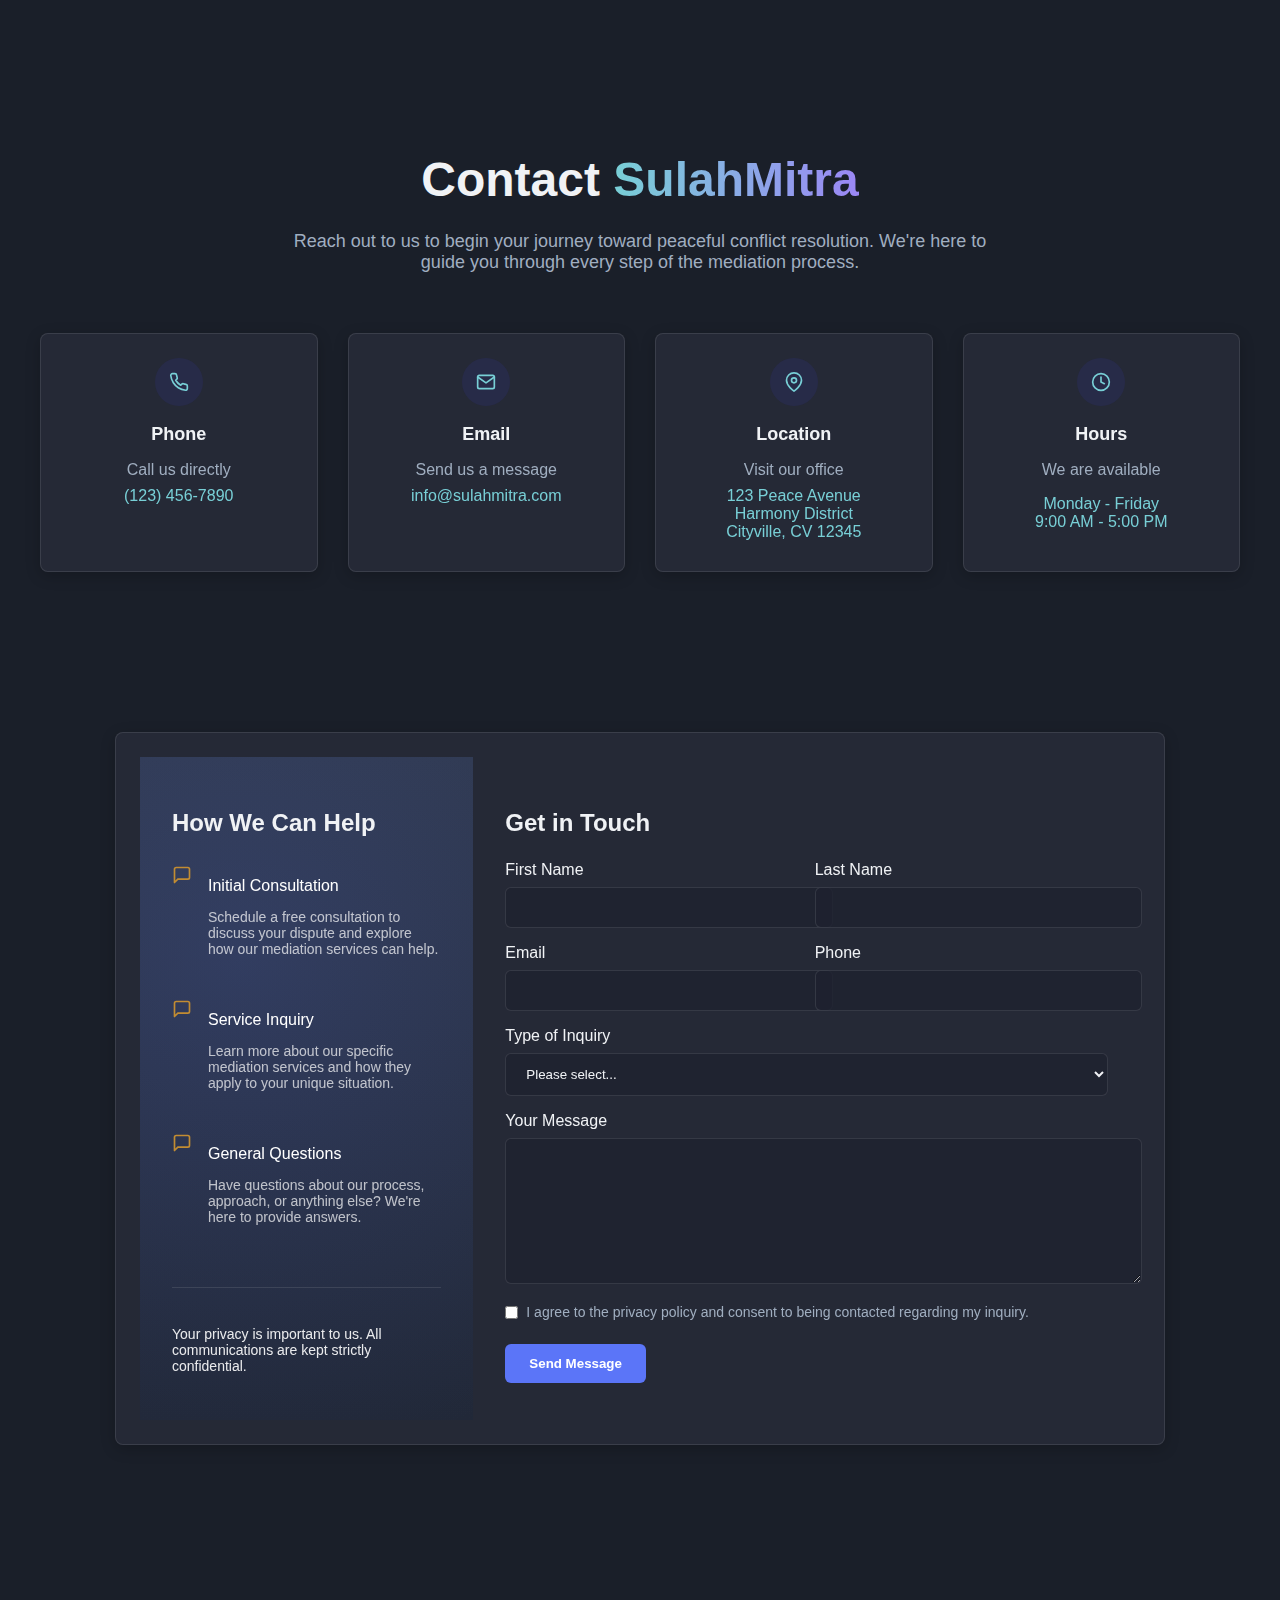
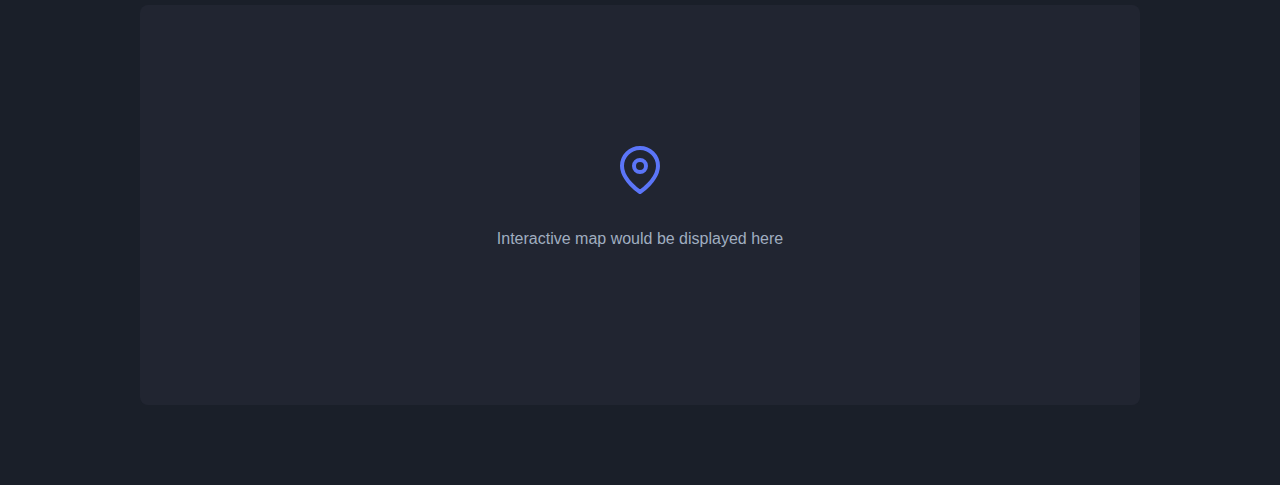
<file: wordpress-templates/contact.html>
<!DOCTYPE html>
<html lang="en">
<head>
  <meta charset="UTF-8">
  <meta name="viewport" content="width=device-width, initial-scale=1.0">
  <title>Contact Us - SulahMitra</title>
  <style>
    /* Base styles */
    body {
      background-color: #1a1f29;
      color: #f0f2f5;
      font-family: 'Inter', sans-serif;
      margin: 0;
      padding: 0;
    }
    
    .container {
      width: 100%;
      max-width: 1200px;
      margin: 0 auto;
      padding: 0 20px;
    }
    
    .section {
      padding: 80px 0;
    }
    
    .text-gradient {
      background: linear-gradient(to right, #78cfd6, #9b87f5);
      -webkit-background-clip: text;
      background-clip: text;
      color: transparent;
    }
    
    .glass-card {
      background-color: rgba(40, 44, 57, 0.8);
      backdrop-filter: blur(10px);
      border: 1px solid rgba(255, 255, 255, 0.1);
      border-radius: 8px;
      box-shadow: 0 4px 15px rgba(0, 0, 0, 0.2);
      padding: 24px;
      transition: transform 0.3s ease;
    }
    
    .glass-card:hover {
      transform: translateY(-5px);
    }
    
    .btn-primary {
      background-color: #5b75f8;
      color: white;
      padding: 12px 24px;
      border-radius: 6px;
      text-decoration: none;
      display: inline-block;
      font-weight: 600;
      transition: background-color 0.3s ease;
      border: none;
      cursor: pointer;
    }
    
    .btn-primary:hover {
      background-color: #4a61d8;
    }
    
    .text-center {
      text-align: center;
    }
    
    .grid {
      display: grid;
      gap: 30px;
    }
    
    .grid-4 {
      grid-template-columns: repeat(auto-fill, minmax(250px, 1fr));
    }
    
    .flex {
      display: flex;
    }
    
    .flex-col {
      flex-direction: column;
    }
    
    .items-center {
      align-items: center;
    }
    
    .gap-6 {
      gap: 24px;
    }
    
    .mb-2 {
      margin-bottom: 8px;
    }
    
    .mb-4 {
      margin-bottom: 16px;
    }
    
    .mb-6 {
      margin-bottom: 24px;
    }
    
    .mb-8 {
      margin-bottom: 32px;
    }
    
    .mt-8 {
      margin-top: 32px;
    }
    
    .accent-text {
      color: #78cfd6;
    }
    
    .muted-text {
      color: #a0aec0;
    }
    
    input, textarea, select {
      width: 100%;
      background-color: rgba(30, 34, 47, 0.8);
      border: 1px solid rgba(255, 255, 255, 0.1);
      color: #f0f2f5;
      padding: 12px 16px;
      border-radius: 6px;
      margin-bottom: 16px;
      font-family: 'Inter', sans-serif;
    }
    
    input:focus, textarea:focus, select:focus {
      outline: 2px solid #5b75f8;
      border-color: transparent;
    }
    
    textarea {
      min-height: 120px;
      resize: vertical;
    }
    
    label {
      display: block;
      margin-bottom: 8px;
      font-weight: 500;
    }
    
    @media (max-width: 768px) {
      .grid-4 {
        grid-template-columns: repeat(2, 1fr);
      }
      
      .contact-form-container {
        grid-template-columns: 1fr !important;
      }
    }
    
    @media (max-width: 480px) {
      .grid-4 {
        grid-template-columns: 1fr;
      }
    }
  </style>
</head>
<body>

<!-- Contact Hero Section -->
<section class="section" style="padding-top: 120px; padding-bottom: 60px;">
  <div class="container text-center">
    <h1 style="font-size: 48px; font-weight: 700; margin-bottom: 24px;">
      Contact <span class="text-gradient">SulahMitra</span>
    </h1>
    <p style="font-size: 18px; max-width: 700px; margin: 0 auto; color: #a0aec0;">
      Reach out to us to begin your journey toward peaceful conflict resolution. We're here to guide you through every step of the mediation process.
    </p>
  </div>
</section>

<!-- Contact Information -->
<section class="section" style="padding-top: 0;">
  <div class="container">
    <div class="grid grid-4">
      <!-- Phone -->
      <div class="glass-card text-center">
        <div style="width: 48px; height: 48px; border-radius: 50%; background-color: rgba(40, 44, 77, 0.8); display: flex; align-items: center; justify-content: center; margin: 0 auto 16px;">
          <svg xmlns="http://www.w3.org/2000/svg" width="20" height="20" viewBox="0 0 24 24" fill="none" stroke="#78cfd6" stroke-width="2" stroke-linecap="round" stroke-linejoin="round">
            <path d="M22 16.92v3a2 2 0 0 1-2.18 2 19.79 19.79 0 0 1-8.63-3.07 19.5 19.5 0 0 1-6-6 19.79 19.79 0 0 1-3.07-8.67A2 2 0 0 1 4.11 2h3a2 2 0 0 1 2 1.72 12.84 12.84 0 0 0 .7 2.81 2 2 0 0 1-.45 2.11L8.09 9.91a16 16 0 0 0 6 6l1.27-1.27a2 2 0 0 1 2.11-.45 12.84 12.84 0 0 0 2.81.7A2 2 0 0 1 22 16.92z"></path>
          </svg>
        </div>
        <h3 style="font-size: 18px; font-weight: 600; margin-bottom: 8px;">Phone</h3>
        <p class="muted-text mb-2">Call us directly</p>
        <a href="tel:+1234567890" style="color: #78cfd6; text-decoration: none;">(123) 456-7890</a>
      </div>
      
      <!-- Email -->
      <div class="glass-card text-center">
        <div style="width: 48px; height: 48px; border-radius: 50%; background-color: rgba(40, 44, 77, 0.8); display: flex; align-items: center; justify-content: center; margin: 0 auto 16px;">
          <svg xmlns="http://www.w3.org/2000/svg" width="20" height="20" viewBox="0 0 24 24" fill="none" stroke="#78cfd6" stroke-width="2" stroke-linecap="round" stroke-linejoin="round">
            <path d="M4 4h16c1.1 0 2 .9 2 2v12c0 1.1-.9 2-2 2H4c-1.1 0-2-.9-2-2V6c0-1.1.9-2 2-2z"></path>
            <polyline points="22,6 12,13 2,6"></polyline>
          </svg>
        </div>
        <h3 style="font-size: 18px; font-weight: 600; margin-bottom: 8px;">Email</h3>
        <p class="muted-text mb-2">Send us a message</p>
        <a href="mailto:info@sulahmitra.com" style="color: #78cfd6; text-decoration: none;">info@sulahmitra.com</a>
      </div>
      
      <!-- Location -->
      <div class="glass-card text-center">
        <div style="width: 48px; height: 48px; border-radius: 50%; background-color: rgba(40, 44, 77, 0.8); display: flex; align-items: center; justify-content: center; margin: 0 auto 16px;">
          <svg xmlns="http://www.w3.org/2000/svg" width="20" height="20" viewBox="0 0 24 24" fill="none" stroke="#78cfd6" stroke-width="2" stroke-linecap="round" stroke-linejoin="round">
            <path d="M21 10c0 7-9 13-9 13s-9-6-9-13a9 9 0 0 1 18 0z"></path>
            <circle cx="12" cy="10" r="3"></circle>
          </svg>
        </div>
        <h3 style="font-size: 18px; font-weight: 600; margin-bottom: 8px;">Location</h3>
        <p class="muted-text mb-2">Visit our office</p>
        <address style="font-style: normal; color: #78cfd6;">
          123 Peace Avenue<br>
          Harmony District<br>
          Cityville, CV 12345
        </address>
      </div>
      
      <!-- Hours -->
      <div class="glass-card text-center">
        <div style="width: 48px; height: 48px; border-radius: 50%; background-color: rgba(40, 44, 77, 0.8); display: flex; align-items: center; justify-content: center; margin: 0 auto 16px;">
          <svg xmlns="http://www.w3.org/2000/svg" width="20" height="20" viewBox="0 0 24 24" fill="none" stroke="#78cfd6" stroke-width="2" stroke-linecap="round" stroke-linejoin="round">
            <circle cx="12" cy="12" r="10"></circle>
            <polyline points="12 6 12 12 16 14"></polyline>
          </svg>
        </div>
        <h3 style="font-size: 18px; font-weight: 600; margin-bottom: 8px;">Hours</h3>
        <p class="muted-text mb-2">We are available</p>
        <p style="color: #78cfd6;">
          Monday - Friday<br>
          9:00 AM - 5:00 PM
        </p>
      </div>
    </div>
  </div>
</section>

<!-- Contact Form Section -->
<section class="section">
  <div class="container">
    <div class="glass-card" style="max-width: 1000px; margin: 0 auto; overflow: hidden;">
      <div style="display: grid; grid-template-columns: 1fr 2fr;" class="contact-form-container">
        <div style="background: linear-gradient(to bottom, #2e3749, #212838); padding: 32px; position: relative;">
          <div style="position: absolute; top: 0; left: 0; width: 100%; height: 100%; background: radial-gradient(circle at 30% 30%, rgba(91, 117, 248, 0.2), transparent); opacity: 0.8;"></div>
          
          <div style="position: relative; z-index: 1;">
            <h2 style="font-size: 24px; font-weight: 600; margin-bottom: 24px;">How We Can Help</h2>
            
            <div style="margin-bottom: 24px;">
              <div style="display: flex; gap: 16px; margin-bottom: 16px;">
                <div style="margin-top: 4px;">
                  <svg xmlns="http://www.w3.org/2000/svg" width="20" height="20" viewBox="0 0 24 24" fill="none" stroke="#c28c32" stroke-width="2" stroke-linecap="round" stroke-linejoin="round">
                    <path d="M21 15a2 2 0 0 1-2 2H7l-4 4V5a2 2 0 0 1 2-2h14a2 2 0 0 1 2 2z"></path>
                  </svg>
                </div>
                <div>
                  <h3 style="font-size: 16px; font-weight: 500; margin-bottom: 4px; color: #ffffff;">Initial Consultation</h3>
                  <p style="font-size: 14px; color: rgba(255, 255, 255, 0.7);">
                    Schedule a free consultation to discuss your dispute and explore how our mediation services can help.
                  </p>
                </div>
              </div>
            </div>
            
            <div style="margin-bottom: 24px;">
              <div style="display: flex; gap: 16px; margin-bottom: 16px;">
                <div style="margin-top: 4px;">
                  <svg xmlns="http://www.w3.org/2000/svg" width="20" height="20" viewBox="0 0 24 24" fill="none" stroke="#c28c32" stroke-width="2" stroke-linecap="round" stroke-linejoin="round">
                    <path d="M21 15a2 2 0 0 1-2 2H7l-4 4V5a2 2 0 0 1 2-2h14a2 2 0 0 1 2 2z"></path>
                  </svg>
                </div>
                <div>
                  <h3 style="font-size: 16px; font-weight: 500; margin-bottom: 4px; color: #ffffff;">Service Inquiry</h3>
                  <p style="font-size: 14px; color: rgba(255, 255, 255, 0.7);">
                    Learn more about our specific mediation services and how they apply to your unique situation.
                  </p>
                </div>
              </div>
            </div>
            
            <div style="margin-bottom: 24px;">
              <div style="display: flex; gap: 16px;">
                <div style="margin-top: 4px;">
                  <svg xmlns="http://www.w3.org/2000/svg" width="20" height="20" viewBox="0 0 24 24" fill="none" stroke="#c28c32" stroke-width="2" stroke-linecap="round" stroke-linejoin="round">
                    <path d="M21 15a2 2 0 0 1-2 2H7l-4 4V5a2 2 0 0 1 2-2h14a2 2 0 0 1 2 2z"></path>
                  </svg>
                </div>
                <div>
                  <h3 style="font-size: 16px; font-weight: 500; margin-bottom: 4px; color: #ffffff;">General Questions</h3>
                  <p style="font-size: 14px; color: rgba(255, 255, 255, 0.7);">
                    Have questions about our process, approach, or anything else? We're here to provide answers.
                  </p>
                </div>
              </div>
            </div>
            
            <div style="margin-top: 48px; padding-top: 24px; border-top: 1px solid rgba(255, 255, 255, 0.1);">
              <p style="font-size: 14px; color: rgba(255, 255, 255, 0.9);">
                Your privacy is important to us. All communications are kept strictly confidential.
              </p>
            </div>
          </div>
        </div>
        
        <div style="padding: 32px;">
          <h2 style="font-size: 24px; font-weight: 600; margin-bottom: 24px;">Get in Touch</h2>
          
          <form>
            <div style="display: grid; grid-template-columns: 1fr 1fr; gap: 16px;">
              <div>
                <label for="firstName">First Name</label>
                <input type="text" id="firstName" name="firstName" required>
              </div>
              <div>
                <label for="lastName">Last Name</label>
                <input type="text" id="lastName" name="lastName" required>
              </div>
            </div>
            
            <div style="display: grid; grid-template-columns: 1fr 1fr; gap: 16px;">
              <div>
                <label for="email">Email</label>
                <input type="email" id="email" name="email" required>
              </div>
              <div>
                <label for="phone">Phone</label>
                <input type="tel" id="phone" name="phone">
              </div>
            </div>
            
            <div>
              <label for="inquiryType">Type of Inquiry</label>
              <select id="inquiryType" name="inquiryType" required>
                <option value="">Please select...</option>
                <option value="consultation">Initial Consultation</option>
                <option value="serviceInquiry">Service Inquiry</option>
                <option value="generalQuestion">General Question</option>
                <option value="other">Other</option>
              </select>
            </div>
            
            <div>
              <label for="message">Your Message</label>
              <textarea id="message" name="message" required></textarea>
            </div>
            
            <div>
              <label for="privacyConsent" style="display: flex; align-items: center; gap: 8px; cursor: pointer;">
                <input type="checkbox" id="privacyConsent" name="privacyConsent" required style="width: auto; margin: 0;">
                <span style="font-size: 14px; color: #a0aec0;">I agree to the privacy policy and consent to being contacted regarding my inquiry.</span>
              </label>
            </div>
            
            <div style="margin-top: 24px;">
              <button type="submit" class="btn-primary">Send Message</button>
            </div>
          </form>
        </div>
      </div>
    </div>
  </div>
</section>

<!-- Map Section -->
<section class="section">
  <div class="container">
    <div style="max-width: 1000px; margin: 0 auto;">
      <div style="background-color: rgba(40, 44, 57, 0.5); border-radius: 8px; height: 400px; display: flex; align-items: center; justify-content: center; overflow: hidden;">
        <!-- This would be replaced with an actual map in a real implementation -->
        <div style="text-align: center;">
          <svg xmlns="http://www.w3.org/2000/svg" width="48" height="48" viewBox="0 0 24 24" fill="none" stroke="#5b75f8" stroke-width="2" stroke-linecap="round" stroke-linejoin="round" style="margin-bottom: 16px;">
            <path d="M21 10c0 7-9 13-9 13s-9-6-9-13a9 9 0 0 1 18 0z"></path>
            <circle cx="12" cy="10" r="3"></circle>
          </svg>
          <p class="muted-text">
            Interactive map would be displayed here
          </p>
        </div>
      </div>
    </div>
  </div>
</section>

</body>
</html>
</file>
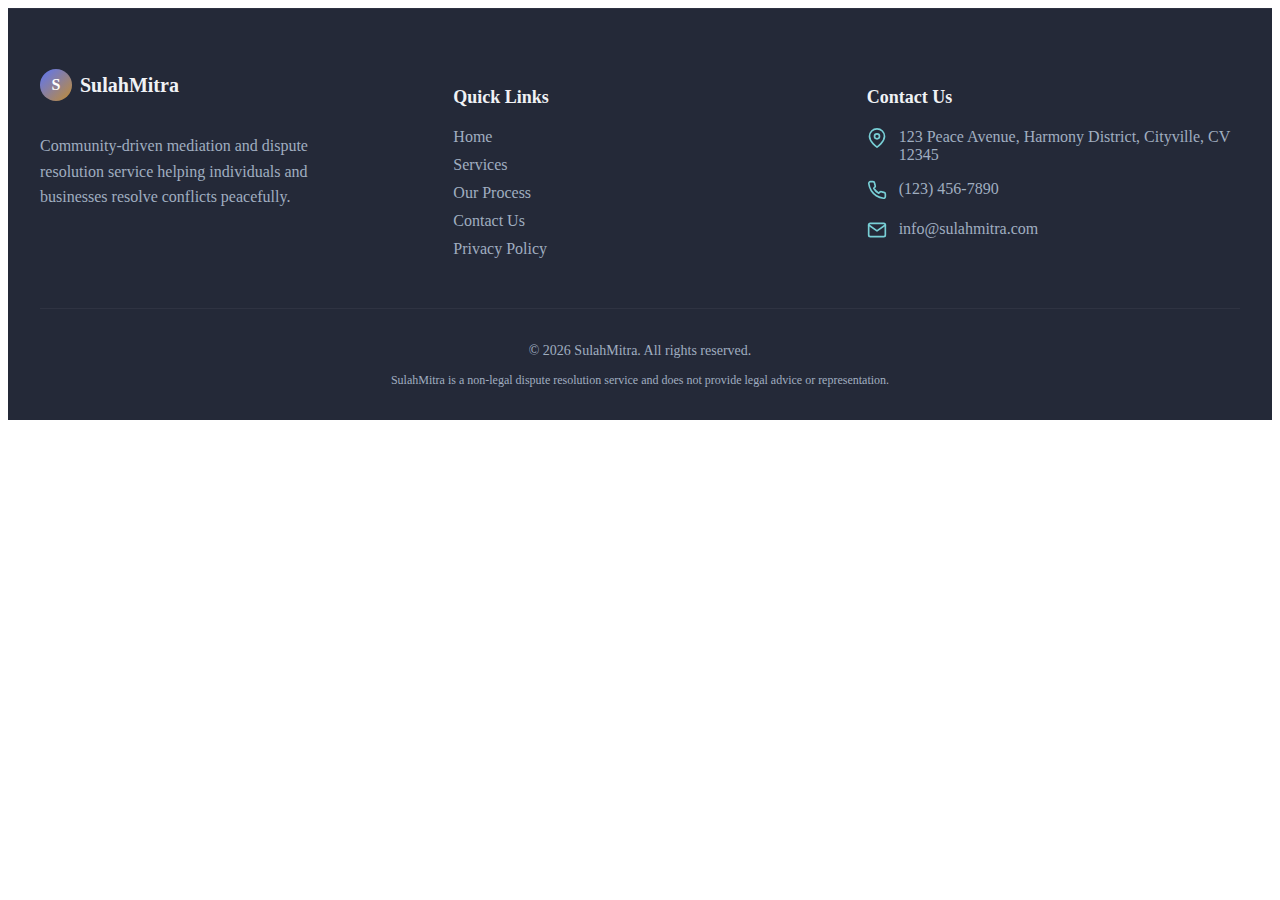
<file: wordpress-templates/footer.html>
<!DOCTYPE html>
<html lang="en">
<head>
  <meta charset="UTF-8">
  <meta name="viewport" content="width=device-width, initial-scale=1.0">
  <style>
    /* Footer Styles */
    .footer {
      background-color: #242938;
      border-top: 1px solid rgba(255, 255, 255, 0.05);
      color: #f0f2f5;
      padding: 60px 0 20px;
    }
    
    .container {
      width: 100%;
      max-width: 1200px;
      margin: 0 auto;
      padding: 0 20px;
    }
    
    .footer-content {
      display: grid;
      grid-template-columns: repeat(3, 1fr);
      gap: 40px;
      margin-bottom: 40px;
    }
    
    .footer-col {
      display: flex;
      flex-direction: column;
    }
    
    .footer-logo {
      display: flex;
      align-items: center;
      margin-bottom: 16px;
    }
    
    .footer-logo-icon {
      width: 32px;
      height: 32px;
      border-radius: 50%;
      background: linear-gradient(135deg, #5b75f8, #c28c32);
      display: flex;
      align-items: center;
      justify-content: center;
      color: white;
      font-weight: bold;
      margin-right: 8px;
    }
    
    .footer-logo-text {
      font-family: 'Playfair Display', serif;
      font-size: 20px;
      font-weight: 600;
      color: #f0f2f5;
    }
    
    .footer-about {
      color: #a0aec0;
      margin-bottom: 16px;
      max-width: 320px;
      line-height: 1.6;
    }
    
    .footer-heading {
      font-size: 18px;
      font-weight: 600;
      margin-bottom: 20px;
      color: #f0f2f5;
    }
    
    .footer-links {
      list-style: none;
      padding: 0;
      margin: 0;
    }
    
    .footer-link-item {
      margin-bottom: 10px;
    }
    
    .footer-link {
      color: #a0aec0;
      text-decoration: none;
      transition: color 0.3s ease;
    }
    
    .footer-link:hover {
      color: #78cfd6;
    }
    
    .footer-contact-item {
      display: flex;
      align-items: flex-start;
      margin-bottom: 16px;
    }
    
    .footer-contact-icon {
      margin-right: 12px;
      color: #78cfd6;
      min-width: 20px;
    }
    
    .footer-contact-text {
      color: #a0aec0;
    }
    
    .footer-contact-link {
      color: #a0aec0;
      text-decoration: none;
      transition: color 0.3s ease;
    }
    
    .footer-contact-link:hover {
      color: #78cfd6;
    }
    
    .footer-bottom {
      border-top: 1px solid rgba(255, 255, 255, 0.05);
      padding-top: 20px;
      text-align: center;
    }
    
    .footer-copyright {
      color: #a0aec0;
      font-size: 14px;
    }
    
    .footer-disclaimer {
      color: #a0aec0;
      font-size: 12px;
      margin-top: 8px;
    }
    
    @media (max-width: 768px) {
      .footer-content {
        grid-template-columns: 1fr;
        gap: 30px;
      }
    }
  </style>
</head>
<body>

<footer class="footer">
  <div class="container">
    <div class="footer-content">
      <div class="footer-col">
        <div class="footer-logo">
          <div class="footer-logo-icon">S</div>
          <span class="footer-logo-text">SulahMitra</span>
        </div>
        <p class="footer-about">
          Community-driven mediation and dispute resolution service helping individuals and businesses resolve conflicts peacefully.
        </p>
      </div>
      
      <div class="footer-col">
        <h3 class="footer-heading">Quick Links</h3>
        <ul class="footer-links">
          <li class="footer-link-item">
            <a href="/" class="footer-link">Home</a>
          </li>
          <li class="footer-link-item">
            <a href="/services" class="footer-link">Services</a>
          </li>
          <li class="footer-link-item">
            <a href="/process" class="footer-link">Our Process</a>
          </li>
          <li class="footer-link-item">
            <a href="/contact" class="footer-link">Contact Us</a>
          </li>
          <li class="footer-link-item">
            <a href="#" class="footer-link">Privacy Policy</a>
          </li>
        </ul>
      </div>
      
      <div class="footer-col">
        <h3 class="footer-heading">Contact Us</h3>
        <div class="footer-contact-item">
          <div class="footer-contact-icon">
            <svg xmlns="http://www.w3.org/2000/svg" width="20" height="20" viewBox="0 0 24 24" fill="none" stroke="currentColor" stroke-width="2" stroke-linecap="round" stroke-linejoin="round">
              <path d="M21 10c0 7-9 13-9 13s-9-6-9-13a9 9 0 0 1 18 0z"></path>
              <circle cx="12" cy="10" r="3"></circle>
            </svg>
          </div>
          <span class="footer-contact-text">
            123 Peace Avenue, Harmony District, Cityville, CV 12345
          </span>
        </div>
        <div class="footer-contact-item">
          <div class="footer-contact-icon">
            <svg xmlns="http://www.w3.org/2000/svg" width="20" height="20" viewBox="0 0 24 24" fill="none" stroke="currentColor" stroke-width="2" stroke-linecap="round" stroke-linejoin="round">
              <path d="M22 16.92v3a2 2 0 0 1-2.18 2 19.79 19.79 0 0 1-8.63-3.07 19.5 19.5 0 0 1-6-6 19.79 19.79 0 0 1-3.07-8.67A2 2 0 0 1 4.11 2h3a2 2 0 0 1 2 1.72 12.84 12.84 0 0 0 .7 2.81 2 2 0 0 1-.45 2.11L8.09 9.91a16 16 0 0 0 6 6l1.27-1.27a2 2 0 0 1 2.11-.45 12.84 12.84 0 0 0 2.81.7A2 2 0 0 1 22 16.92z"></path>
            </svg>
          </div>
          <a href="tel:+1234567890" class="footer-contact-link">
            (123) 456-7890
          </a>
        </div>
        <div class="footer-contact-item">
          <div class="footer-contact-icon">
            <svg xmlns="http://www.w3.org/2000/svg" width="20" height="20" viewBox="0 0 24 24" fill="none" stroke="currentColor" stroke-width="2" stroke-linecap="round" stroke-linejoin="round">
              <path d="M4 4h16c1.1 0 2 .9 2 2v12c0 1.1-.9 2-2 2H4c-1.1 0-2-.9-2-2V6c0-1.1.9-2 2-2z"></path>
              <polyline points="22,6 12,13 2,6"></polyline>
            </svg>
          </div>
          <a href="mailto:info@sulahmitra.com" class="footer-contact-link">
            info@sulahmitra.com
          </a>
        </div>
      </div>
    </div>
    
    <div class="footer-bottom">
      <p class="footer-copyright">© <script>document.write(new Date().getFullYear())</script> SulahMitra. All rights reserved.</p>
      <p class="footer-disclaimer">
        SulahMitra is a non-legal dispute resolution service and does not provide legal advice or representation.
      </p>
    </div>
  </div>
</footer>

</body>
</html>
</file>
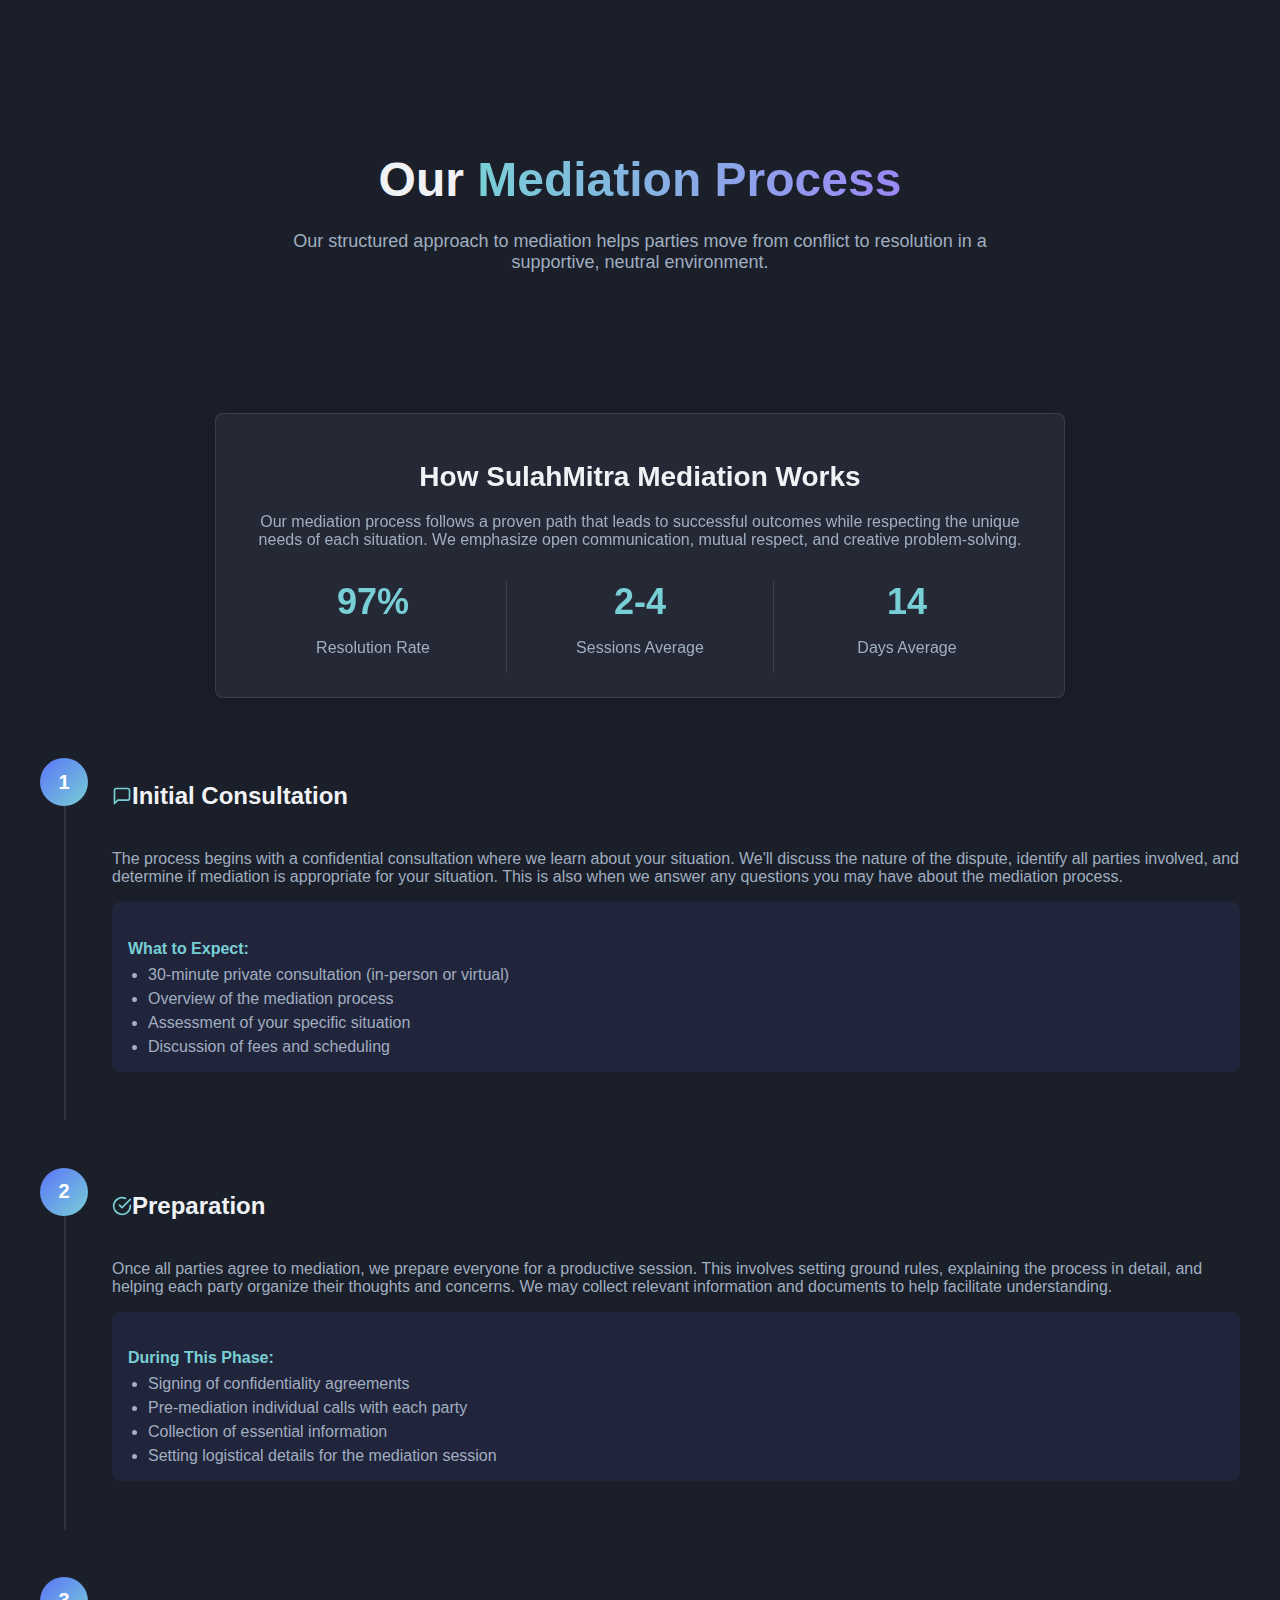
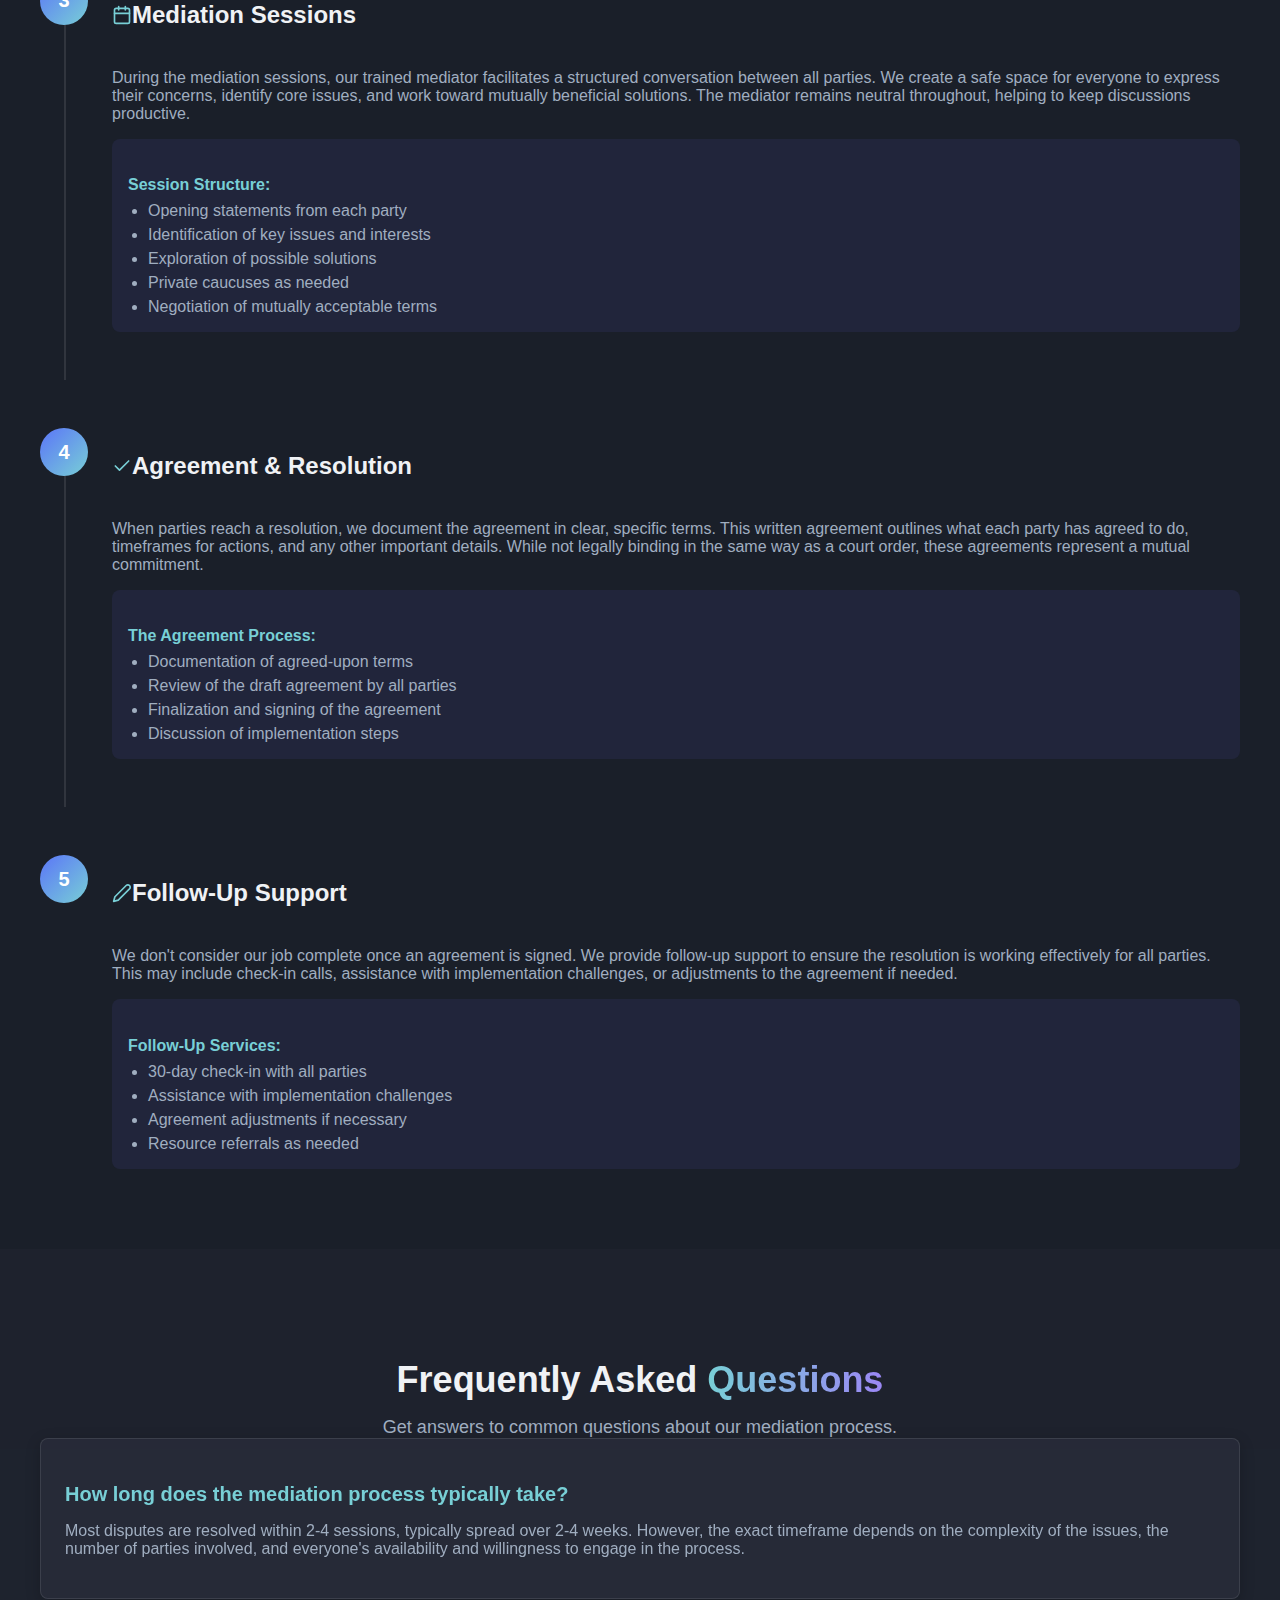
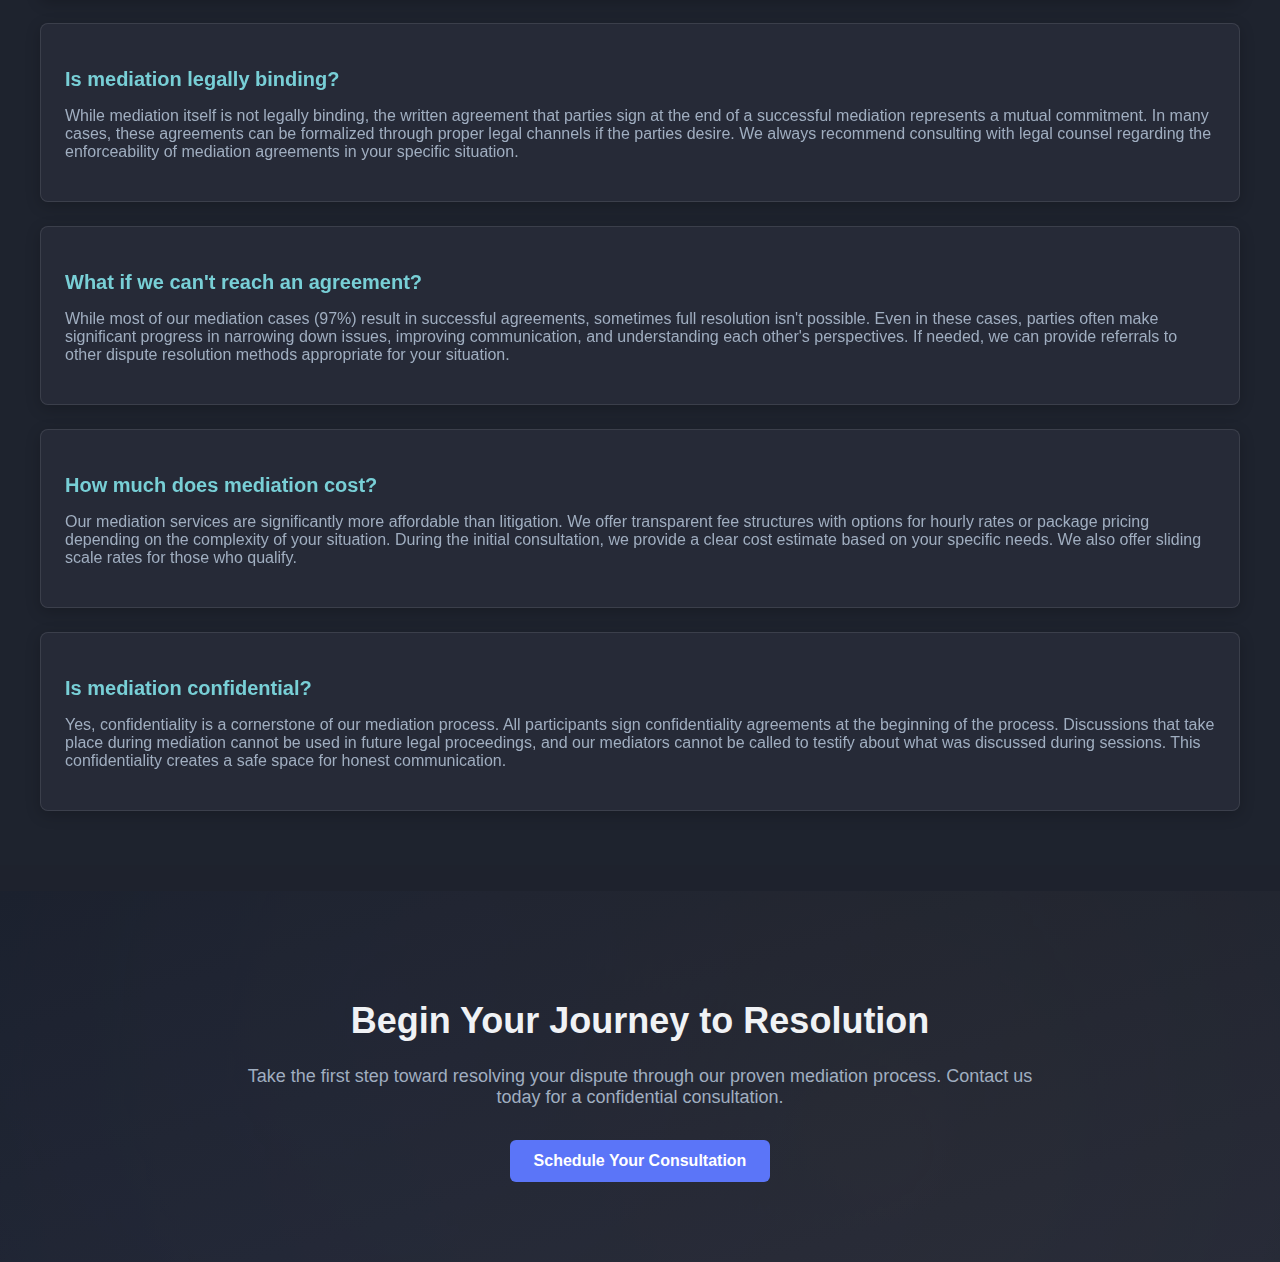
<file: wordpress-templates/process.html>
<!DOCTYPE html>
<html lang="en">
<head>
  <meta charset="UTF-8">
  <meta name="viewport" content="width=device-width, initial-scale=1.0">
  <title>Our Process - SulahMitra</title>
  <style>
    /* Base styles */
    body {
      background-color: #1a1f29;
      color: #f0f2f5;
      font-family: 'Inter', sans-serif;
      margin: 0;
      padding: 0;
    }
    
    .container {
      width: 100%;
      max-width: 1200px;
      margin: 0 auto;
      padding: 0 20px;
    }
    
    .section {
      padding: 80px 0;
    }
    
    .text-gradient {
      background: linear-gradient(to right, #78cfd6, #9b87f5);
      -webkit-background-clip: text;
      background-clip: text;
      color: transparent;
    }
    
    .glass-card {
      background-color: rgba(40, 44, 57, 0.8);
      backdrop-filter: blur(10px);
      border: 1px solid rgba(255, 255, 255, 0.1);
      border-radius: 8px;
      box-shadow: 0 4px 15px rgba(0, 0, 0, 0.2);
      padding: 24px;
      transition: transform 0.3s ease;
    }
    
    .btn-primary {
      background-color: #5b75f8;
      color: white;
      padding: 12px 24px;
      border-radius: 6px;
      text-decoration: none;
      display: inline-block;
      font-weight: 600;
      transition: background-color 0.3s ease;
    }
    
    .btn-primary:hover {
      background-color: #4a61d8;
    }
    
    .text-center {
      text-align: center;
    }
    
    .flex {
      display: flex;
    }
    
    .flex-col {
      flex-direction: column;
    }
    
    .items-center {
      align-items: center;
    }
    
    .gap-6 {
      gap: 24px;
    }
    
    .mb-2 {
      margin-bottom: 8px;
    }
    
    .mb-4 {
      margin-bottom: 16px;
    }
    
    .mb-6 {
      margin-bottom: 24px;
    }
    
    .mb-8 {
      margin-bottom: 32px;
    }
    
    .mt-8 {
      margin-top: 32px;
    }
    
    .accent-text {
      color: #78cfd6;
    }
    
    .muted-text {
      color: #a0aec0;
    }
    
    @media (max-width: 768px) {
      .process-step {
        flex-direction: column;
      }
      
      .process-line {
        display: none !important;
      }
    }
  </style>
</head>
<body>

<!-- Process Hero Section -->
<section class="section" style="padding-top: 120px; padding-bottom: 60px;">
  <div class="container text-center">
    <h1 style="font-size: 48px; font-weight: 700; margin-bottom: 24px;">
      Our <span class="text-gradient">Mediation Process</span>
    </h1>
    <p style="font-size: 18px; max-width: 700px; margin: 0 auto; color: #a0aec0;">
      Our structured approach to mediation helps parties move from conflict to resolution in a supportive, 
      neutral environment.
    </p>
  </div>
</section>

<!-- Process Overview -->
<section class="section">
  <div class="container">
    <div class="glass-card" style="margin-bottom: 60px; max-width: 800px; margin-left: auto; margin-right: auto;">
      <h2 style="font-size: 28px; font-weight: 600; margin-bottom: 20px; text-align: center;">How SulahMitra Mediation Works</h2>
      <p class="muted-text" style="text-align: center;">
        Our mediation process follows a proven path that leads to successful outcomes while respecting the 
        unique needs of each situation. We emphasize open communication, mutual respect, and creative problem-solving.
      </p>
      <div style="display: flex; justify-content: space-between; margin-top: 32px;">
        <div style="text-align: center; flex: 1;">
          <div style="font-size: 36px; font-weight: bold; color: #78cfd6;">97%</div>
          <p class="muted-text">Resolution Rate</p>
        </div>
        <div style="text-align: center; flex: 1; border-left: 1px solid rgba(255, 255, 255, 0.1); border-right: 1px solid rgba(255, 255, 255, 0.1);">
          <div style="font-size: 36px; font-weight: bold; color: #78cfd6;">2-4</div>
          <p class="muted-text">Sessions Average</p>
        </div>
        <div style="text-align: center; flex: 1;">
          <div style="font-size: 36px; font-weight: bold; color: #78cfd6;">14</div>
          <p class="muted-text">Days Average</p>
        </div>
      </div>
    </div>
    
    <!-- Step 1 -->
    <div class="flex gap-6 process-step" style="margin-bottom: 48px;">
      <div style="position: relative;">
        <div style="width: 48px; height: 48px; border-radius: 50%; background: linear-gradient(135deg, #5b75f8, #78cfd6); display: flex; align-items: center; justify-content: center; color: white; font-weight: 600; font-size: 20px;">
          1
        </div>
        <div class="process-line" style="position: absolute; top: 48px; bottom: 0; left: 24px; width: 2px; background-color: rgba(255, 255, 255, 0.1);"></div>
      </div>
      
      <div style="flex: 1; padding-bottom: 48px;">
        <div class="flex items-center gap-3 mb-2">
          <svg xmlns="http://www.w3.org/2000/svg" width="20" height="20" viewBox="0 0 24 24" fill="none" stroke="#78cfd6" stroke-width="2" stroke-linecap="round" stroke-linejoin="round">
            <path d="M21 15a2 2 0 0 1-2 2H7l-4 4V5a2 2 0 0 1 2-2h14a2 2 0 0 1 2 2z"></path>
          </svg>
          <h3 style="font-size: 24px; font-weight: 600;">Initial Consultation</h3>
        </div>
        <p class="muted-text">
          The process begins with a confidential consultation where we learn about your situation. We'll discuss the nature
          of the dispute, identify all parties involved, and determine if mediation is appropriate for your situation.
          This is also when we answer any questions you may have about the mediation process.
        </p>
        <div style="background-color: rgba(40, 44, 77, 0.5); border-radius: 8px; padding: 16px; margin-top: 16px;">
          <h4 style="font-size: 16px; font-weight: 600; margin-bottom: 8px; color: #78cfd6;">What to Expect:</h4>
          <ul style="color: #a0aec0; padding-left: 20px; margin: 0;">
            <li style="margin-bottom: 6px;">30-minute private consultation (in-person or virtual)</li>
            <li style="margin-bottom: 6px;">Overview of the mediation process</li>
            <li style="margin-bottom: 6px;">Assessment of your specific situation</li>
            <li>Discussion of fees and scheduling</li>
          </ul>
        </div>
      </div>
    </div>
    
    <!-- Step 2 -->
    <div class="flex gap-6 process-step" style="margin-bottom: 48px;">
      <div style="position: relative;">
        <div style="width: 48px; height: 48px; border-radius: 50%; background: linear-gradient(135deg, #5b75f8, #78cfd6); display: flex; align-items: center; justify-content: center; color: white; font-weight: 600; font-size: 20px;">
          2
        </div>
        <div class="process-line" style="position: absolute; top: 48px; bottom: 0; left: 24px; width: 2px; background-color: rgba(255, 255, 255, 0.1);"></div>
      </div>
      
      <div style="flex: 1; padding-bottom: 48px;">
        <div class="flex items-center gap-3 mb-2">
          <svg xmlns="http://www.w3.org/2000/svg" width="20" height="20" viewBox="0 0 24 24" fill="none" stroke="#78cfd6" stroke-width="2" stroke-linecap="round" stroke-linejoin="round">
            <path d="M22 11.08V12a10 10 0 1 1-5.93-9.14"></path>
            <polyline points="22 4 12 14.01 9 11.01"></polyline>
          </svg>
          <h3 style="font-size: 24px; font-weight: 600;">Preparation</h3>
        </div>
        <p class="muted-text">
          Once all parties agree to mediation, we prepare everyone for a productive session. This involves setting ground
          rules, explaining the process in detail, and helping each party organize their thoughts and concerns. We may
          collect relevant information and documents to help facilitate understanding.
        </p>
        <div style="background-color: rgba(40, 44, 77, 0.5); border-radius: 8px; padding: 16px; margin-top: 16px;">
          <h4 style="font-size: 16px; font-weight: 600; margin-bottom: 8px; color: #78cfd6;">During This Phase:</h4>
          <ul style="color: #a0aec0; padding-left: 20px; margin: 0;">
            <li style="margin-bottom: 6px;">Signing of confidentiality agreements</li>
            <li style="margin-bottom: 6px;">Pre-mediation individual calls with each party</li>
            <li style="margin-bottom: 6px;">Collection of essential information</li>
            <li>Setting logistical details for the mediation session</li>
          </ul>
        </div>
      </div>
    </div>
    
    <!-- Step 3 -->
    <div class="flex gap-6 process-step" style="margin-bottom: 48px;">
      <div style="position: relative;">
        <div style="width: 48px; height: 48px; border-radius: 50%; background: linear-gradient(135deg, #5b75f8, #78cfd6); display: flex; align-items: center; justify-content: center; color: white; font-weight: 600; font-size: 20px;">
          3
        </div>
        <div class="process-line" style="position: absolute; top: 48px; bottom: 0; left: 24px; width: 2px; background-color: rgba(255, 255, 255, 0.1);"></div>
      </div>
      
      <div style="flex: 1; padding-bottom: 48px;">
        <div class="flex items-center gap-3 mb-2">
          <svg xmlns="http://www.w3.org/2000/svg" width="20" height="20" viewBox="0 0 24 24" fill="none" stroke="#78cfd6" stroke-width="2" stroke-linecap="round" stroke-linejoin="round">
            <rect x="3" y="4" width="18" height="18" rx="2" ry="2"></rect>
            <line x1="16" y1="2" x2="16" y2="6"></line>
            <line x1="8" y1="2" x2="8" y2="6"></line>
            <line x1="3" y1="10" x2="21" y2="10"></line>
          </svg>
          <h3 style="font-size: 24px; font-weight: 600;">Mediation Sessions</h3>
        </div>
        <p class="muted-text">
          During the mediation sessions, our trained mediator facilitates a structured conversation between all parties.
          We create a safe space for everyone to express their concerns, identify core issues, and work toward mutually
          beneficial solutions. The mediator remains neutral throughout, helping to keep discussions productive.
        </p>
        <div style="background-color: rgba(40, 44, 77, 0.5); border-radius: 8px; padding: 16px; margin-top: 16px;">
          <h4 style="font-size: 16px; font-weight: 600; margin-bottom: 8px; color: #78cfd6;">Session Structure:</h4>
          <ul style="color: #a0aec0; padding-left: 20px; margin: 0;">
            <li style="margin-bottom: 6px;">Opening statements from each party</li>
            <li style="margin-bottom: 6px;">Identification of key issues and interests</li>
            <li style="margin-bottom: 6px;">Exploration of possible solutions</li>
            <li style="margin-bottom: 6px;">Private caucuses as needed</li>
            <li>Negotiation of mutually acceptable terms</li>
          </ul>
        </div>
      </div>
    </div>
    
    <!-- Step 4 -->
    <div class="flex gap-6 process-step" style="margin-bottom: 48px;">
      <div style="position: relative;">
        <div style="width: 48px; height: 48px; border-radius: 50%; background: linear-gradient(135deg, #5b75f8, #78cfd6); display: flex; align-items: center; justify-content: center; color: white; font-weight: 600; font-size: 20px;">
          4
        </div>
        <div class="process-line" style="position: absolute; top: 48px; bottom: 0; left: 24px; width: 2px; background-color: rgba(255, 255, 255, 0.1);"></div>
      </div>
      
      <div style="flex: 1; padding-bottom: 48px;">
        <div class="flex items-center gap-3 mb-2">
          <svg xmlns="http://www.w3.org/2000/svg" width="20" height="20" viewBox="0 0 24 24" fill="none" stroke="#78cfd6" stroke-width="2" stroke-linecap="round" stroke-linejoin="round">
            <polyline points="20 6 9 17 4 12"></polyline>
          </svg>
          <h3 style="font-size: 24px; font-weight: 600;">Agreement & Resolution</h3>
        </div>
        <p class="muted-text">
          When parties reach a resolution, we document the agreement in clear, specific terms. This written agreement
          outlines what each party has agreed to do, timeframes for actions, and any other important details. While not
          legally binding in the same way as a court order, these agreements represent a mutual commitment.
        </p>
        <div style="background-color: rgba(40, 44, 77, 0.5); border-radius: 8px; padding: 16px; margin-top: 16px;">
          <h4 style="font-size: 16px; font-weight: 600; margin-bottom: 8px; color: #78cfd6;">The Agreement Process:</h4>
          <ul style="color: #a0aec0; padding-left: 20px; margin: 0;">
            <li style="margin-bottom: 6px;">Documentation of agreed-upon terms</li>
            <li style="margin-bottom: 6px;">Review of the draft agreement by all parties</li>
            <li style="margin-bottom: 6px;">Finalization and signing of the agreement</li>
            <li>Discussion of implementation steps</li>
          </ul>
        </div>
      </div>
    </div>
    
    <!-- Step 5 -->
    <div class="flex gap-6 process-step">
      <div style="position: relative;">
        <div style="width: 48px; height: 48px; border-radius: 50%; background: linear-gradient(135deg, #5b75f8, #78cfd6); display: flex; align-items: center; justify-content: center; color: white; font-weight: 600; font-size: 20px;">
          5
        </div>
      </div>
      
      <div style="flex: 1;">
        <div class="flex items-center gap-3 mb-2">
          <svg xmlns="http://www.w3.org/2000/svg" width="20" height="20" viewBox="0 0 24 24" fill="none" stroke="#78cfd6" stroke-width="2" stroke-linecap="round" stroke-linejoin="round">
            <path d="M17 3a2.828 2.828 0 1 1 4 4L7.5 20.5 2 22l1.5-5.5L17 3z"></path>
          </svg>
          <h3 style="font-size: 24px; font-weight: 600;">Follow-Up Support</h3>
        </div>
        <p class="muted-text">
          We don't consider our job complete once an agreement is signed. We provide follow-up support to ensure the
          resolution is working effectively for all parties. This may include check-in calls, assistance with
          implementation challenges, or adjustments to the agreement if needed.
        </p>
        <div style="background-color: rgba(40, 44, 77, 0.5); border-radius: 8px; padding: 16px; margin-top: 16px;">
          <h4 style="font-size: 16px; font-weight: 600; margin-bottom: 8px; color: #78cfd6;">Follow-Up Services:</h4>
          <ul style="color: #a0aec0; padding-left: 20px; margin: 0;">
            <li style="margin-bottom: 6px;">30-day check-in with all parties</li>
            <li style="margin-bottom: 6px;">Assistance with implementation challenges</li>
            <li style="margin-bottom: 6px;">Agreement adjustments if necessary</li>
            <li>Resource referrals as needed</li>
          </ul>
        </div>
      </div>
    </div>
  </div>
</section>

<!-- FAQ Section -->
<section class="section" style="background-color: rgba(40, 44, 57, 0.3);">
  <div class="container">
    <div class="text-center mb-12">
      <h2 style="font-size: 36px; font-weight: 700; margin-bottom: 16px;">
        Frequently Asked <span class="text-gradient">Questions</span>
      </h2>
      <p style="font-size: 18px; max-width: 700px; margin: 0 auto; color: #a0aec0;">
        Get answers to common questions about our mediation process.
      </p>
    </div>
    
    <div class="glass-card mb-6">
      <h3 style="font-size: 20px; font-weight: 600; margin-bottom: 12px; color: #78cfd6;">How long does the mediation process typically take?</h3>
      <p class="muted-text">
        Most disputes are resolved within 2-4 sessions, typically spread over 2-4 weeks. However, the exact timeframe depends on the complexity of the issues, the number of parties involved, and everyone's availability and willingness to engage in the process.
      </p>
    </div>
    
    <div class="glass-card mb-6">
      <h3 style="font-size: 20px; font-weight: 600; margin-bottom: 12px; color: #78cfd6;">Is mediation legally binding?</h3>
      <p class="muted-text">
        While mediation itself is not legally binding, the written agreement that parties sign at the end of a successful mediation represents a mutual commitment. In many cases, these agreements can be formalized through proper legal channels if the parties desire. We always recommend consulting with legal counsel regarding the enforceability of mediation agreements in your specific situation.
      </p>
    </div>
    
    <div class="glass-card mb-6">
      <h3 style="font-size: 20px; font-weight: 600; margin-bottom: 12px; color: #78cfd6;">What if we can't reach an agreement?</h3>
      <p class="muted-text">
        While most of our mediation cases (97%) result in successful agreements, sometimes full resolution isn't possible. Even in these cases, parties often make significant progress in narrowing down issues, improving communication, and understanding each other's perspectives. If needed, we can provide referrals to other dispute resolution methods appropriate for your situation.
      </p>
    </div>
    
    <div class="glass-card mb-6">
      <h3 style="font-size: 20px; font-weight: 600; margin-bottom: 12px; color: #78cfd6;">How much does mediation cost?</h3>
      <p class="muted-text">
        Our mediation services are significantly more affordable than litigation. We offer transparent fee structures with options for hourly rates or package pricing depending on the complexity of your situation. During the initial consultation, we provide a clear cost estimate based on your specific needs. We also offer sliding scale rates for those who qualify.
      </p>
    </div>
    
    <div class="glass-card">
      <h3 style="font-size: 20px; font-weight: 600; margin-bottom: 12px; color: #78cfd6;">Is mediation confidential?</h3>
      <p class="muted-text">
        Yes, confidentiality is a cornerstone of our mediation process. All participants sign confidentiality agreements at the beginning of the process. Discussions that take place during mediation cannot be used in future legal proceedings, and our mediators cannot be called to testify about what was discussed during sessions. This confidentiality creates a safe space for honest communication.
      </p>
    </div>
  </div>
</section>

<!-- CTA Section -->
<section class="section" style="background: linear-gradient(to bottom right, #1a1f29, #242938); position: relative; overflow: hidden;">
  <div style="position: absolute; inset: 0; opacity: 0.1;">
    <div style="position: absolute; top: 0; left: 0; width: 100%; height: 100%; background: radial-gradient(circle at 30% 30%, rgba(91, 117, 248, 0.4), transparent);"></div>
    <div style="position: absolute; bottom: 0; right: 0; width: 100%; height: 100%; background: radial-gradient(circle at 70% 70%, rgba(194, 140, 50, 0.4), transparent);"></div>
  </div>
  
  <div class="container" style="position: relative; z-index: 1; max-width: 800px; text-align: center;">
    <h2 style="font-size: 36px; font-weight: 700; margin-bottom: 24px;">
      Begin Your Journey to Resolution
    </h2>
    <p style="font-size: 18px; color: #a0aec0; margin-bottom: 32px;">
      Take the first step toward resolving your dispute through our proven mediation process. Contact us today for a confidential consultation.
    </p>
    <a href="/contact" class="btn-primary">
      Schedule Your Consultation
    </a>
  </div>
</section>

</body>
</html>
</file>
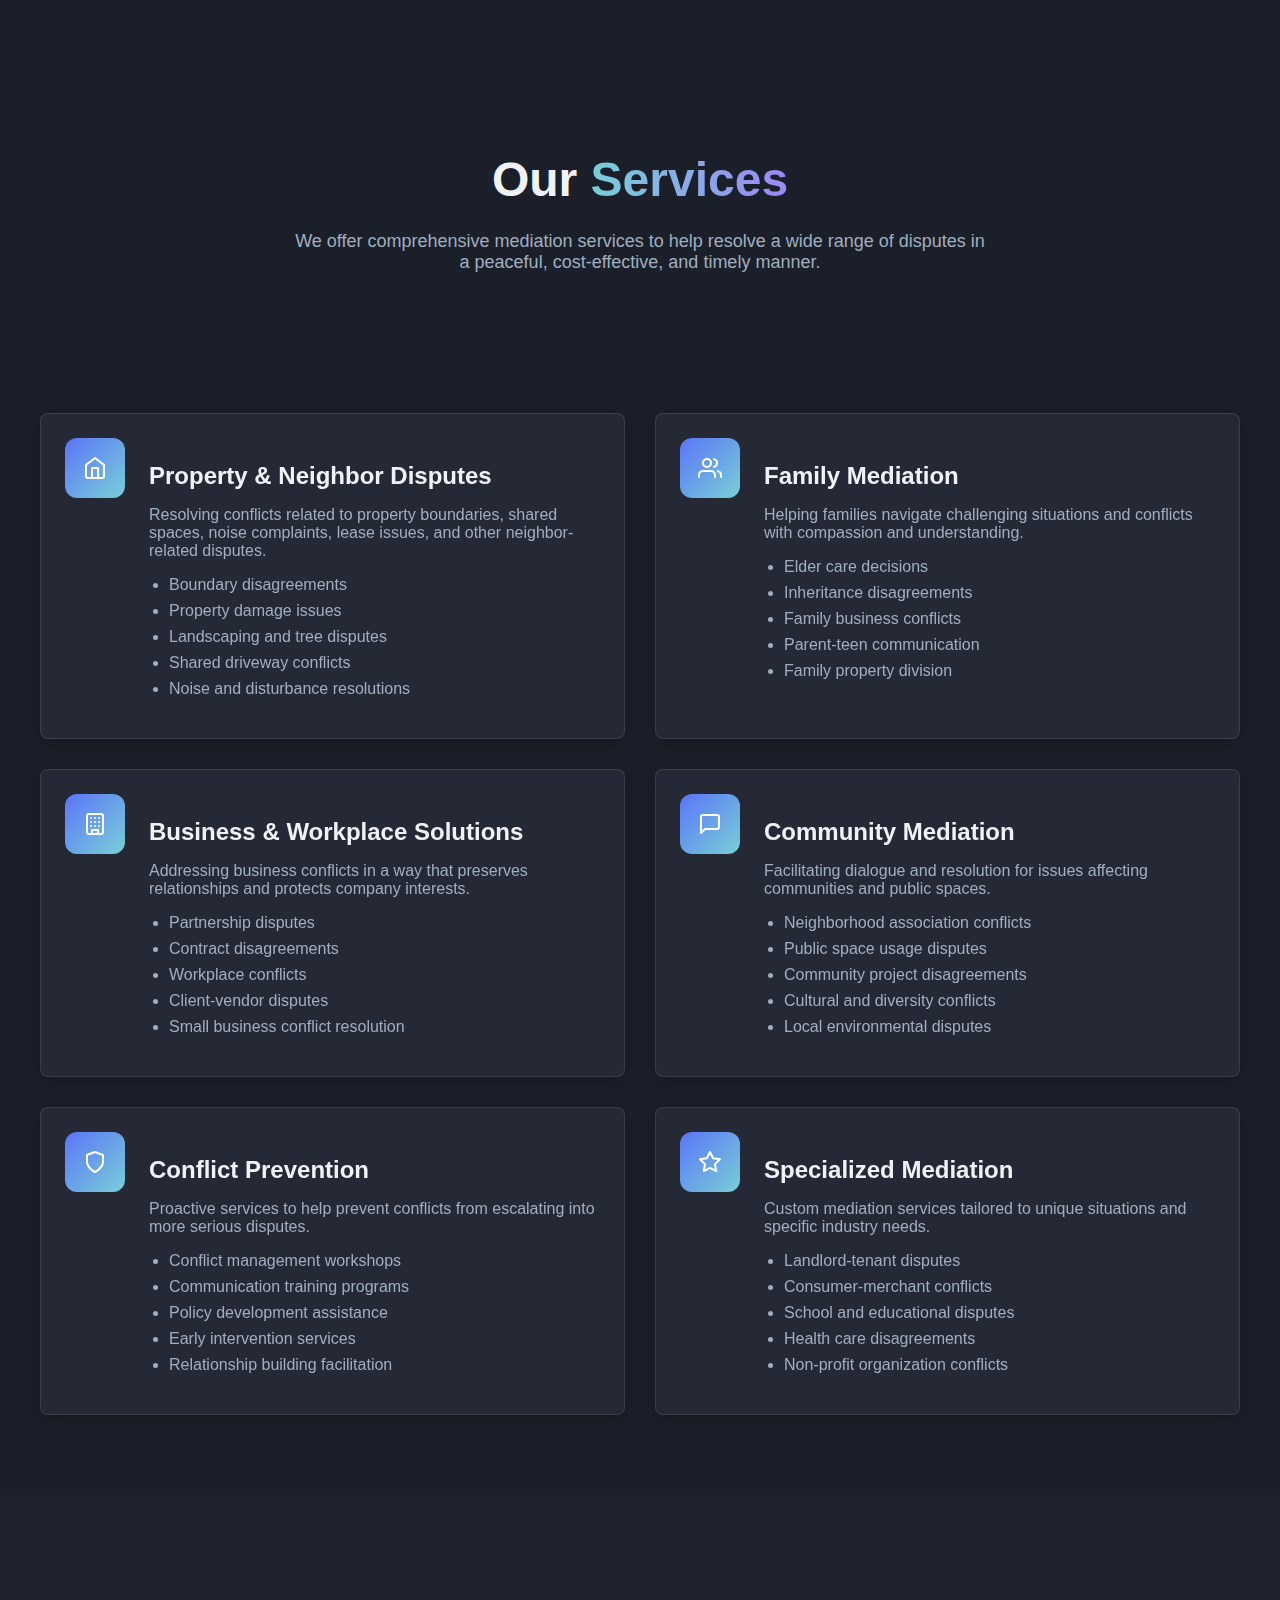
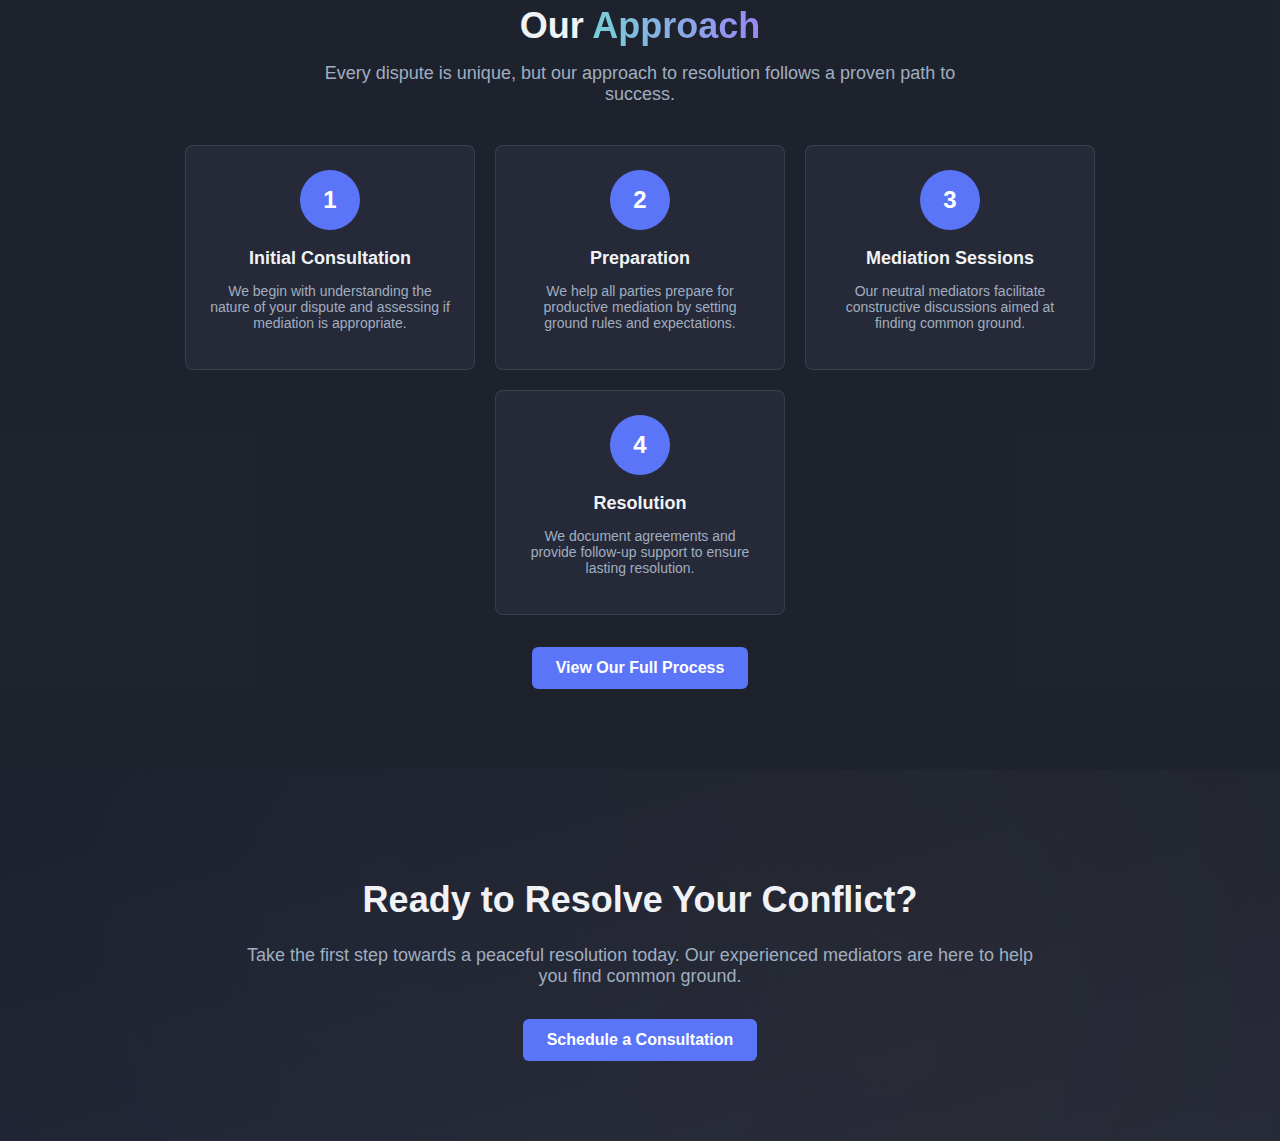
<file: wordpress-templates/services.html>
<!DOCTYPE html>
<html lang="en">
<head>
  <meta charset="UTF-8">
  <meta name="viewport" content="width=device-width, initial-scale=1.0">
  <title>Services - SulahMitra</title>
  <style>
    /* Base styles */
    body {
      background-color: #1a1f29;
      color: #f0f2f5;
      font-family: 'Inter', sans-serif;
      margin: 0;
      padding: 0;
    }
    
    .container {
      width: 100%;
      max-width: 1200px;
      margin: 0 auto;
      padding: 0 20px;
    }
    
    .section {
      padding: 80px 0;
    }
    
    .text-gradient {
      background: linear-gradient(to right, #78cfd6, #9b87f5);
      -webkit-background-clip: text;
      background-clip: text;
      color: transparent;
    }
    
    .glass-card {
      background-color: rgba(40, 44, 57, 0.8);
      backdrop-filter: blur(10px);
      border: 1px solid rgba(255, 255, 255, 0.1);
      border-radius: 8px;
      box-shadow: 0 4px 15px rgba(0, 0, 0, 0.2);
      padding: 24px;
      transition: transform 0.3s ease;
    }
    
    .glass-card:hover {
      transform: translateY(-5px);
    }
    
    .btn-primary {
      background-color: #5b75f8;
      color: white;
      padding: 12px 24px;
      border-radius: 6px;
      text-decoration: none;
      display: inline-block;
      font-weight: 600;
      transition: background-color 0.3s ease;
    }
    
    .btn-primary:hover {
      background-color: #4a61d8;
    }
    
    .text-center {
      text-align: center;
    }
    
    .grid {
      display: grid;
      gap: 30px;
    }
    
    .grid-2 {
      grid-template-columns: repeat(auto-fill, minmax(450px, 1fr));
    }
    
    .flex {
      display: flex;
    }
    
    .flex-col {
      flex-direction: column;
    }
    
    .items-center {
      align-items: center;
    }
    
    .gap-6 {
      gap: 24px;
    }
    
    .mb-2 {
      margin-bottom: 8px;
    }
    
    .mb-4 {
      margin-bottom: 16px;
    }
    
    .mb-6 {
      margin-bottom: 24px;
    }
    
    .mb-8 {
      margin-bottom: 32px;
    }
    
    .mt-8 {
      margin-top: 32px;
    }
    
    .accent-text {
      color: #78cfd6;
    }
    
    .muted-text {
      color: #a0aec0;
    }
    
    @media (max-width: 768px) {
      .grid-2 {
        grid-template-columns: 1fr;
      }
    }
  </style>
</head>
<body>

<!-- Services Hero Section -->
<section class="section" style="padding-top: 120px; padding-bottom: 60px;">
  <div class="container text-center">
    <h1 style="font-size: 48px; font-weight: 700; margin-bottom: 24px;">
      Our <span class="text-gradient">Services</span>
    </h1>
    <p style="font-size: 18px; max-width: 700px; margin: 0 auto; color: #a0aec0;">
      We offer comprehensive mediation services to help resolve a wide range of disputes in a peaceful, 
      cost-effective, and timely manner.
    </p>
  </div>
</section>

<!-- Main Services Section -->
<section class="section">
  <div class="container">
    <div class="grid grid-2">
      <!-- Service 1 -->
      <div class="glass-card">
        <div class="flex gap-6">
          <div style="min-width: 60px; height: 60px; border-radius: 12px; background: linear-gradient(135deg, #5b75f8, #78cfd6); display: flex; align-items: center; justify-content: center;">
            <svg xmlns="http://www.w3.org/2000/svg" width="24" height="24" viewBox="0 0 24 24" fill="none" stroke="white" stroke-width="2" stroke-linecap="round" stroke-linejoin="round">
              <path d="M3 9l9-7 9 7v11a2 2 0 0 1-2 2H5a2 2 0 0 1-2-2z"></path>
              <polyline points="9 22 9 12 15 12 15 22"></polyline>
            </svg>
          </div>
          <div>
            <h3 style="font-size: 24px; font-weight: 600; margin-bottom: 12px;">Property & Neighbor Disputes</h3>
            <p class="muted-text mb-4">
              Resolving conflicts related to property boundaries, shared spaces, noise complaints, lease issues, and other 
              neighbor-related disputes.
            </p>
            <ul style="color: #a0aec0; padding-left: 20px;">
              <li style="margin-bottom: 8px;">Boundary disagreements</li>
              <li style="margin-bottom: 8px;">Property damage issues</li>
              <li style="margin-bottom: 8px;">Landscaping and tree disputes</li>
              <li style="margin-bottom: 8px;">Shared driveway conflicts</li>
              <li>Noise and disturbance resolutions</li>
            </ul>
          </div>
        </div>
      </div>
      
      <!-- Service 2 -->
      <div class="glass-card">
        <div class="flex gap-6">
          <div style="min-width: 60px; height: 60px; border-radius: 12px; background: linear-gradient(135deg, #5b75f8, #78cfd6); display: flex; align-items: center; justify-content: center;">
            <svg xmlns="http://www.w3.org/2000/svg" width="24" height="24" viewBox="0 0 24 24" fill="none" stroke="white" stroke-width="2" stroke-linecap="round" stroke-linejoin="round">
              <path d="M17 21v-2a4 4 0 0 0-4-4H5a4 4 0 0 0-4 4v2"></path>
              <circle cx="9" cy="7" r="4"></circle>
              <path d="M23 21v-2a4 4 0 0 0-3-3.87"></path>
              <path d="M16 3.13a4 4 0 0 1 0 7.75"></path>
            </svg>
          </div>
          <div>
            <h3 style="font-size: 24px; font-weight: 600; margin-bottom: 12px;">Family Mediation</h3>
            <p class="muted-text mb-4">
              Helping families navigate challenging situations and conflicts with compassion and understanding.
            </p>
            <ul style="color: #a0aec0; padding-left: 20px;">
              <li style="margin-bottom: 8px;">Elder care decisions</li>
              <li style="margin-bottom: 8px;">Inheritance disagreements</li>
              <li style="margin-bottom: 8px;">Family business conflicts</li>
              <li style="margin-bottom: 8px;">Parent-teen communication</li>
              <li>Family property division</li>
            </ul>
          </div>
        </div>
      </div>
      
      <!-- Service 3 -->
      <div class="glass-card">
        <div class="flex gap-6">
          <div style="min-width: 60px; height: 60px; border-radius: 12px; background: linear-gradient(135deg, #5b75f8, #78cfd6); display: flex; align-items: center; justify-content: center;">
            <svg xmlns="http://www.w3.org/2000/svg" width="24" height="24" viewBox="0 0 24 24" fill="none" stroke="white" stroke-width="2" stroke-linecap="round" stroke-linejoin="round">
              <rect x="4" y="2" width="16" height="20" rx="2" ry="2"></rect>
              <path d="M9 22v-4h6v4"></path>
              <path d="M8 6h.01"></path>
              <path d="M16 6h.01"></path>
              <path d="M12 6h.01"></path>
              <path d="M12 10h.01"></path>
              <path d="M12 14h.01"></path>
              <path d="M16 10h.01"></path>
              <path d="M16 14h.01"></path>
              <path d="M8 10h.01"></path>
              <path d="M8 14h.01"></path>
            </svg>
          </div>
          <div>
            <h3 style="font-size: 24px; font-weight: 600; margin-bottom: 12px;">Business & Workplace Solutions</h3>
            <p class="muted-text mb-4">
              Addressing business conflicts in a way that preserves relationships and protects company interests.
            </p>
            <ul style="color: #a0aec0; padding-left: 20px;">
              <li style="margin-bottom: 8px;">Partnership disputes</li>
              <li style="margin-bottom: 8px;">Contract disagreements</li>
              <li style="margin-bottom: 8px;">Workplace conflicts</li>
              <li style="margin-bottom: 8px;">Client-vendor disputes</li>
              <li>Small business conflict resolution</li>
            </ul>
          </div>
        </div>
      </div>
      
      <!-- Service 4 -->
      <div class="glass-card">
        <div class="flex gap-6">
          <div style="min-width: 60px; height: 60px; border-radius: 12px; background: linear-gradient(135deg, #5b75f8, #78cfd6); display: flex; align-items: center; justify-content: center;">
            <svg xmlns="http://www.w3.org/2000/svg" width="24" height="24" viewBox="0 0 24 24" fill="none" stroke="white" stroke-width="2" stroke-linecap="round" stroke-linejoin="round">
              <path d="M21 15a2 2 0 0 1-2 2H7l-4 4V5a2 2 0 0 1 2-2h14a2 2 0 0 1 2 2z"></path>
            </svg>
          </div>
          <div>
            <h3 style="font-size: 24px; font-weight: 600; margin-bottom: 12px;">Community Mediation</h3>
            <p class="muted-text mb-4">
              Facilitating dialogue and resolution for issues affecting communities and public spaces.
            </p>
            <ul style="color: #a0aec0; padding-left: 20px;">
              <li style="margin-bottom: 8px;">Neighborhood association conflicts</li>
              <li style="margin-bottom: 8px;">Public space usage disputes</li>
              <li style="margin-bottom: 8px;">Community project disagreements</li>
              <li style="margin-bottom: 8px;">Cultural and diversity conflicts</li>
              <li>Local environmental disputes</li>
            </ul>
          </div>
        </div>
      </div>
      
      <!-- Service 5 -->
      <div class="glass-card">
        <div class="flex gap-6">
          <div style="min-width: 60px; height: 60px; border-radius: 12px; background: linear-gradient(135deg, #5b75f8, #78cfd6); display: flex; align-items: center; justify-content: center;">
            <svg xmlns="http://www.w3.org/2000/svg" width="24" height="24" viewBox="0 0 24 24" fill="none" stroke="white" stroke-width="2" stroke-linecap="round" stroke-linejoin="round">
              <path d="M12 22s8-4 8-10V5l-8-3-8 3v7c0 6 8 10 8 10z"></path>
            </svg>
          </div>
          <div>
            <h3 style="font-size: 24px; font-weight: 600; margin-bottom: 12px;">Conflict Prevention</h3>
            <p class="muted-text mb-4">
              Proactive services to help prevent conflicts from escalating into more serious disputes.
            </p>
            <ul style="color: #a0aec0; padding-left: 20px;">
              <li style="margin-bottom: 8px;">Conflict management workshops</li>
              <li style="margin-bottom: 8px;">Communication training programs</li>
              <li style="margin-bottom: 8px;">Policy development assistance</li>
              <li style="margin-bottom: 8px;">Early intervention services</li>
              <li>Relationship building facilitation</li>
            </ul>
          </div>
        </div>
      </div>
      
      <!-- Service 6 -->
      <div class="glass-card">
        <div class="flex gap-6">
          <div style="min-width: 60px; height: 60px; border-radius: 12px; background: linear-gradient(135deg, #5b75f8, #78cfd6); display: flex; align-items: center; justify-content: center;">
            <svg xmlns="http://www.w3.org/2000/svg" width="24" height="24" viewBox="0 0 24 24" fill="none" stroke="white" stroke-width="2" stroke-linecap="round" stroke-linejoin="round">
              <polygon points="12 2 15.09 8.26 22 9.27 17 14.14 18.18 21.02 12 17.77 5.82 21.02 7 14.14 2 9.27 8.91 8.26 12 2"></polygon>
            </svg>
          </div>
          <div>
            <h3 style="font-size: 24px; font-weight: 600; margin-bottom: 12px;">Specialized Mediation</h3>
            <p class="muted-text mb-4">
              Custom mediation services tailored to unique situations and specific industry needs.
            </p>
            <ul style="color: #a0aec0; padding-left: 20px;">
              <li style="margin-bottom: 8px;">Landlord-tenant disputes</li>
              <li style="margin-bottom: 8px;">Consumer-merchant conflicts</li>
              <li style="margin-bottom: 8px;">School and educational disputes</li>
              <li style="margin-bottom: 8px;">Health care disagreements</li>
              <li>Non-profit organization conflicts</li>
            </ul>
          </div>
        </div>
      </div>
    </div>
  </div>
</section>

<!-- Process Preview Section -->
<section class="section" style="background-color: rgba(40, 44, 57, 0.3);">
  <div class="container">
    <div class="text-center mb-8">
      <h2 style="font-size: 36px; font-weight: 700; margin-bottom: 16px;">
        Our <span class="text-gradient">Approach</span>
      </h2>
      <p style="font-size: 18px; max-width: 700px; margin: 0 auto; color: #a0aec0;">
        Every dispute is unique, but our approach to resolution follows a proven path to success.
      </p>
    </div>
    
    <div style="display: flex; flex-wrap: wrap; justify-content: center; gap: 20px; margin-top: 40px;">
      <div style="background-color: rgba(40, 44, 57, 0.8); border: 1px solid rgba(255, 255, 255, 0.1); border-radius: 8px; padding: 24px; width: 240px; text-align: center;">
        <div style="width: 60px; height: 60px; border-radius: 50%; background-color: #5b75f8; color: white; display: flex; align-items: center; justify-content: center; margin: 0 auto 16px; font-size: 24px; font-weight: 600;">1</div>
        <h3 style="font-size: 18px; font-weight: 600; margin-bottom: 12px;">Initial Consultation</h3>
        <p style="color: #a0aec0; font-size: 14px;">We begin with understanding the nature of your dispute and assessing if mediation is appropriate.</p>
      </div>
      
      <div style="background-color: rgba(40, 44, 57, 0.8); border: 1px solid rgba(255, 255, 255, 0.1); border-radius: 8px; padding: 24px; width: 240px; text-align: center;">
        <div style="width: 60px; height: 60px; border-radius: 50%; background-color: #5b75f8; color: white; display: flex; align-items: center; justify-content: center; margin: 0 auto 16px; font-size: 24px; font-weight: 600;">2</div>
        <h3 style="font-size: 18px; font-weight: 600; margin-bottom: 12px;">Preparation</h3>
        <p style="color: #a0aec0; font-size: 14px;">We help all parties prepare for productive mediation by setting ground rules and expectations.</p>
      </div>
      
      <div style="background-color: rgba(40, 44, 57, 0.8); border: 1px solid rgba(255, 255, 255, 0.1); border-radius: 8px; padding: 24px; width: 240px; text-align: center;">
        <div style="width: 60px; height: 60px; border-radius: 50%; background-color: #5b75f8; color: white; display: flex; align-items: center; justify-content: center; margin: 0 auto 16px; font-size: 24px; font-weight: 600;">3</div>
        <h3 style="font-size: 18px; font-weight: 600; margin-bottom: 12px;">Mediation Sessions</h3>
        <p style="color: #a0aec0; font-size: 14px;">Our neutral mediators facilitate constructive discussions aimed at finding common ground.</p>
      </div>
      
      <div style="background-color: rgba(40, 44, 57, 0.8); border: 1px solid rgba(255, 255, 255, 0.1); border-radius: 8px; padding: 24px; width: 240px; text-align: center;">
        <div style="width: 60px; height: 60px; border-radius: 50%; background-color: #5b75f8; color: white; display: flex; align-items: center; justify-content: center; margin: 0 auto 16px; font-size: 24px; font-weight: 600;">4</div>
        <h3 style="font-size: 18px; font-weight: 600; margin-bottom: 12px;">Resolution</h3>
        <p style="color: #a0aec0; font-size: 14px;">We document agreements and provide follow-up support to ensure lasting resolution.</p>
      </div>
    </div>
    
    <div class="text-center mt-8">
      <a href="/process" class="btn-primary">
        View Our Full Process
      </a>
    </div>
  </div>
</section>

<!-- CTA Section -->
<section class="section" style="background: linear-gradient(to bottom right, #1a1f29, #242938); position: relative; overflow: hidden;">
  <div style="position: absolute; inset: 0; opacity: 0.1;">
    <div style="position: absolute; top: 0; left: 0; width: 100%; height: 100%; background: radial-gradient(circle at 30% 30%, rgba(91, 117, 248, 0.4), transparent);"></div>
    <div style="position: absolute; bottom: 0; right: 0; width: 100%; height: 100%; background: radial-gradient(circle at 70% 70%, rgba(194, 140, 50, 0.4), transparent);"></div>
  </div>
  
  <div class="container" style="position: relative; z-index: 1; max-width: 800px; text-align: center;">
    <h2 style="font-size: 36px; font-weight: 700; margin-bottom: 24px;">
      Ready to Resolve Your Conflict?
    </h2>
    <p style="font-size: 18px; color: #a0aec0; margin-bottom: 32px;">
      Take the first step towards a peaceful resolution today. Our experienced mediators are here to help you find common ground.
    </p>
    <a href="/contact" class="btn-primary">
      Schedule a Consultation
    </a>
  </div>
</section>

</body>
</html>
</file>
